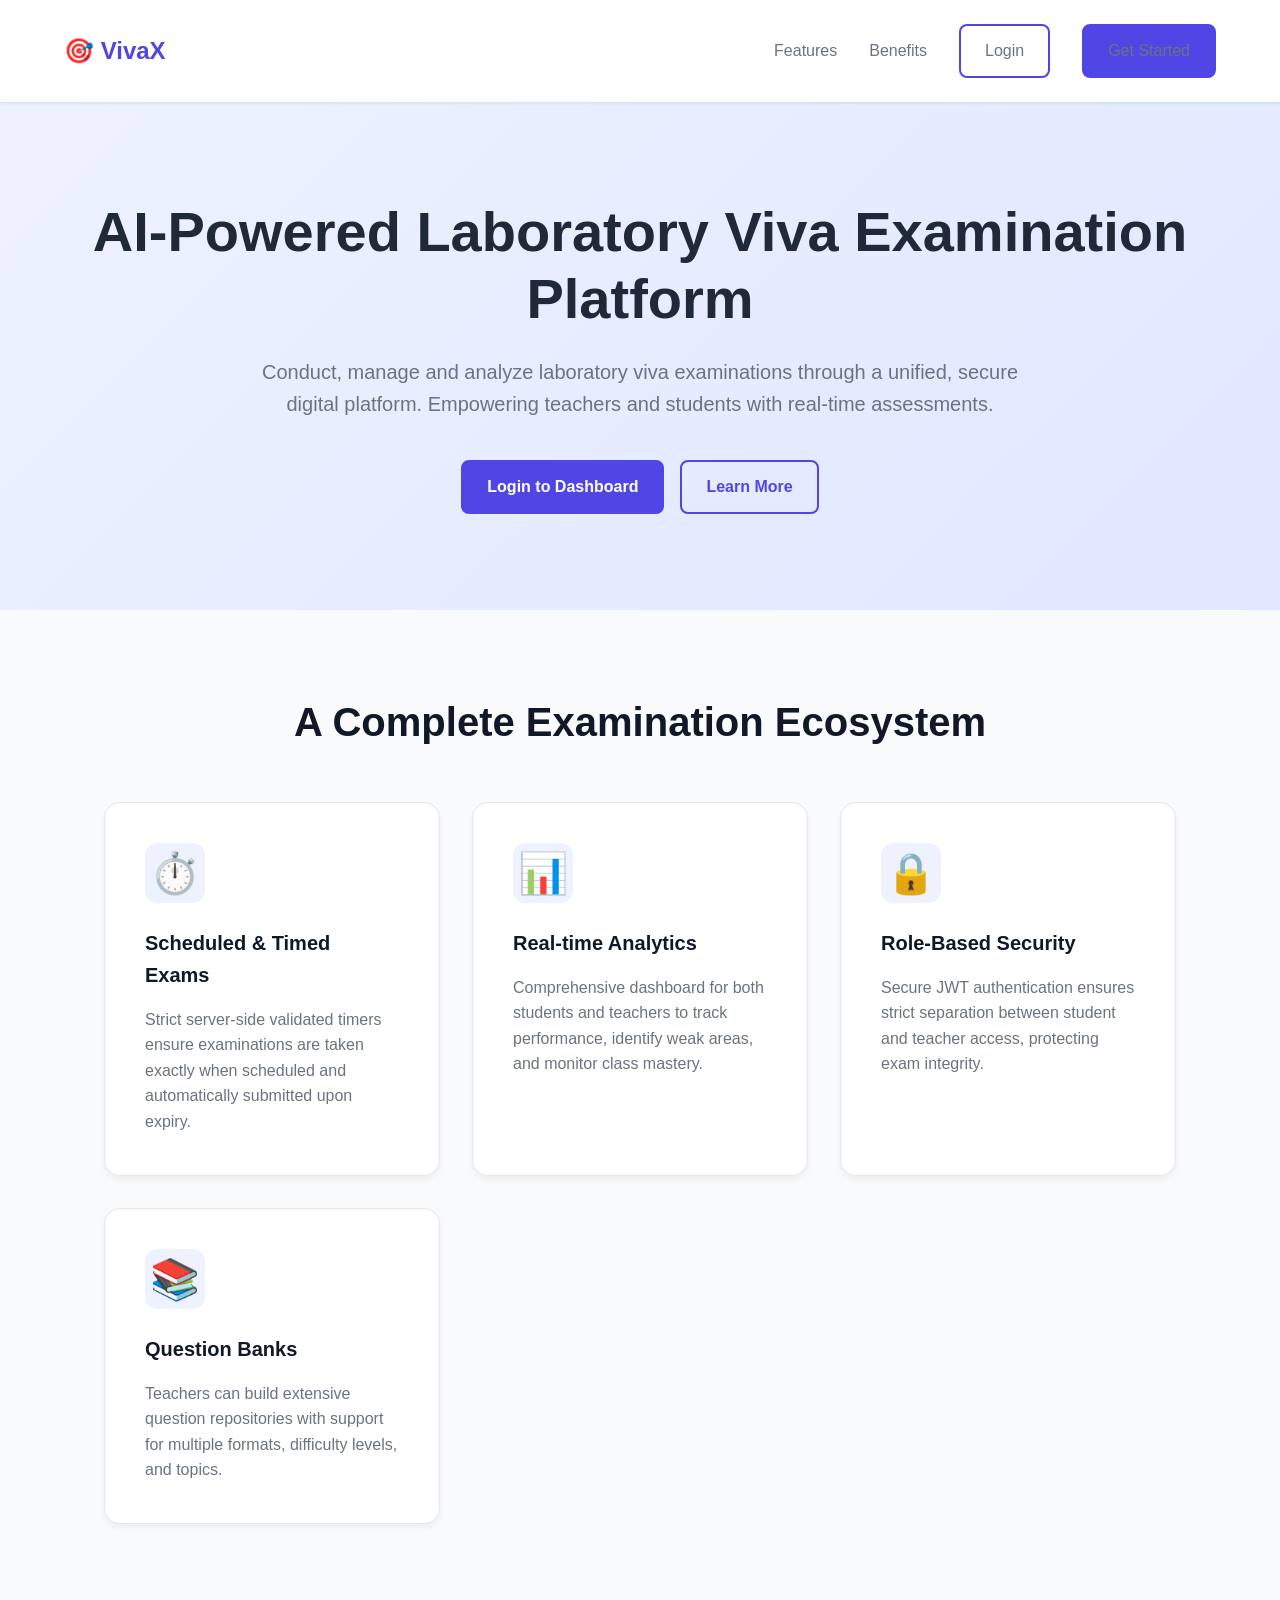
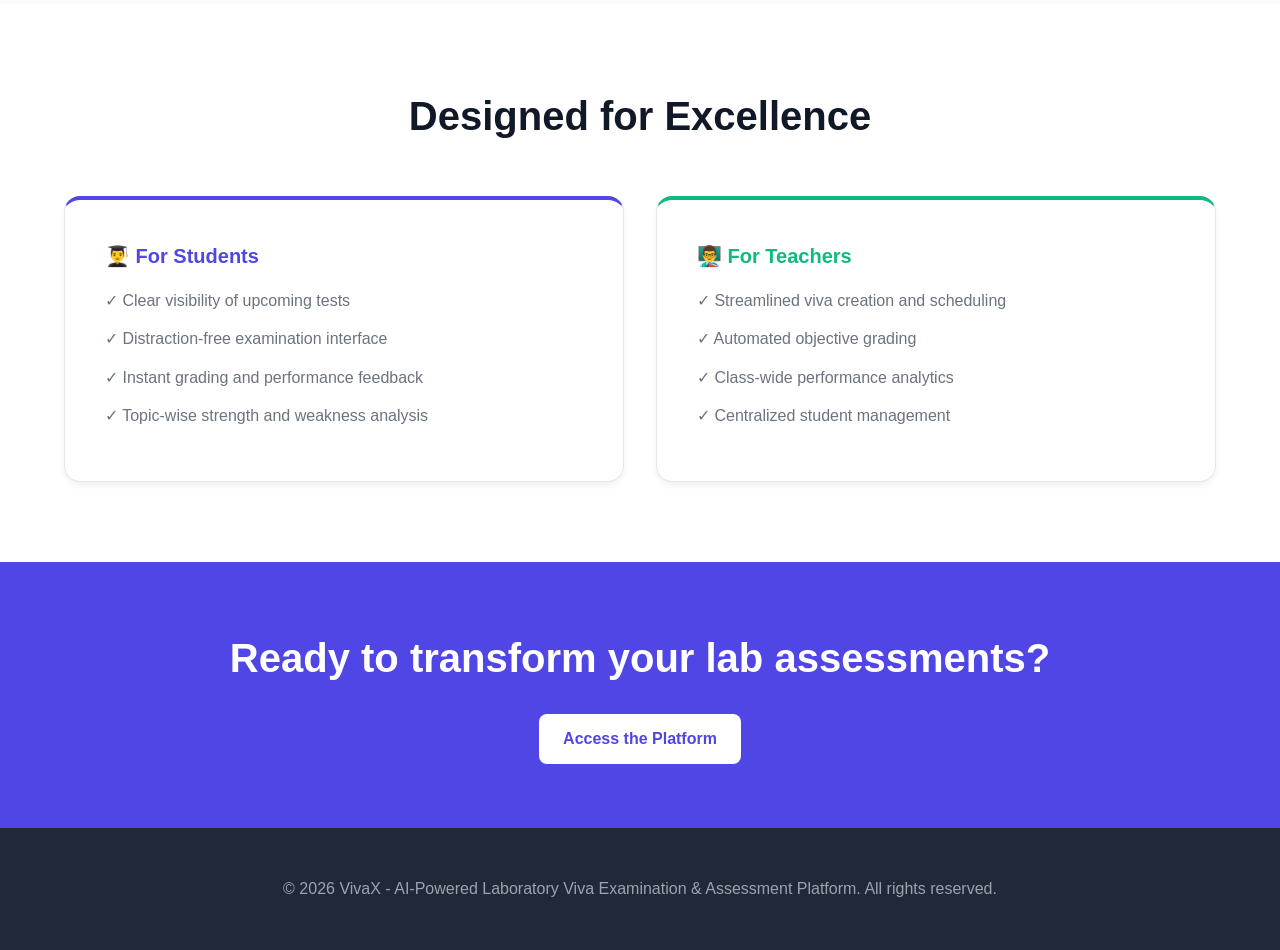
<file: index.html>
<!DOCTYPE html>
<html lang="en">
<head>
    <meta charset="UTF-8">
    <meta name="viewport" content="width=device-width, initial-scale=1.0">
    <title>VivaX - AI-Powered Laboratory Viva Examination Platform</title>
    <style>
        :root {
            --primary: #4F46E5;
            --primary-dark: #4338CA;
            --bg-color: #F9FAFB;
            --text-main: #111827;
            --text-muted: #6B7280;
            --white: #FFFFFF;
        }

        * {
            margin: 0;
            padding: 0;
            box-sizing: border-box;
            font-family: 'Inter', 'Segoe UI', Tahoma, Geneva, Verdana, sans-serif;
        }

        body {
            background-color: var(--bg-color);
            color: var(--text-main);
            line-height: 1.6;
        }

        /* Navbar */
        nav {
            background-color: var(--white);
            padding: 1.5rem 5%;
            display: flex;
            justify-content: space-between;
            align-items: center;
            box-shadow: 0 1px 3px rgba(0,0,0,0.1);
            position: sticky;
            top: 0;
            z-index: 100;
        }

        .logo {
            font-size: 1.5rem;
            font-weight: 800;
            color: var(--primary);
            text-decoration: none;
            display: flex;
            align-items: center;
            gap: 8px;
        }

        .nav-links {
            display: flex;
            gap: 2rem;
            align-items: center;
        }

        .nav-links a {
            text-decoration: none;
            color: var(--text-muted);
            font-weight: 500;
            transition: color 0.2s;
        }

        .nav-links a:hover {
            color: var(--primary);
        }

        .btn {
            padding: 0.75rem 1.5rem;
            border-radius: 8px;
            font-weight: 600;
            text-decoration: none;
            transition: all 0.2s;
            display: inline-block;
        }

        .btn-outline {
            border: 2px solid var(--primary);
            color: var(--primary);
        }

        .btn-outline:hover {
            background-color: var(--primary);
            color: var(--white);
        }

        .btn-primary {
            background-color: var(--primary);
            color: var(--white);
            border: 2px solid var(--primary);
        }

        .btn-primary:hover {
            background-color: var(--primary-dark);
            border-color: var(--primary-dark);
        }

        /* Hero Section */
        .hero {
            padding: 6rem 5%;
            text-align: center;
            background: linear-gradient(135deg, #EEF2FF 0%, #E0E7FF 100%);
        }

        .hero h1 {
            font-size: 3.5rem;
            font-weight: 800;
            margin-bottom: 1.5rem;
            color: #1F2937;
            line-height: 1.2;
        }

        .hero p {
            font-size: 1.25rem;
            color: var(--text-muted);
            max-width: 800px;
            margin: 0 auto 2.5rem;
        }

        .hero-buttons {
            display: flex;
            gap: 1rem;
            justify-content: center;
        }

        /* Features */
        .features {
            padding: 5rem 5%;
            max-width: 1200px;
            margin: 0 auto;
        }

        .section-title {
            text-align: center;
            font-size: 2.5rem;
            font-weight: 700;
            margin-bottom: 3rem;
        }

        .grid {
            display: grid;
            grid-template-columns: repeat(auto-fit, minmax(300px, 1fr));
            gap: 2rem;
        }

        .card {
            background: var(--white);
            padding: 2.5rem;
            border-radius: 16px;
            box-shadow: 0 4px 6px rgba(0,0,0,0.05);
            transition: transform 0.3s;
            border: 1px solid #E5E7EB;
        }

        .card:hover {
            transform: translateY(-5px);
            box-shadow: 0 10px 15px rgba(0,0,0,0.1);
        }

        .card-icon {
            font-size: 2.5rem;
            margin-bottom: 1.5rem;
            display: inline-block;
            background: #EEF2FF;
            width: 60px;
            height: 60px;
            border-radius: 12px;
            display: flex;
            align-items: center;
            justify-content: center;
            color: var(--primary);
        }

        .card h3 {
            font-size: 1.25rem;
            margin-bottom: 1rem;
        }

        .card p {
            color: var(--text-muted);
        }

        /* Footer */
        footer {
            background-color: #1F2937;
            color: #9CA3AF;
            padding: 3rem 5%;
            text-align: center;
        }

        @media (max-width: 768px) {
            .hero h1 { font-size: 2.5rem; }
            .nav-links { display: none; }
        }
    </style>
</head>
<body>
    <nav>
        <a href="#" class="logo">🎯 VivaX</a>
        <div class="nav-links">
            <a href="#features">Features</a>
            <a href="#benefits">Benefits</a>
            <a href="frontend/login.html" class="btn btn-outline">Login</a>
            <a href="frontend/login.html" class="btn btn-primary">Get Started</a>
        </div>
    </nav>

    <section class="hero">
        <h1>AI-Powered Laboratory Viva Examination Platform</h1>
        <p>Conduct, manage and analyze laboratory viva examinations through a unified, secure digital platform. Empowering teachers and students with real-time assessments.</p>
        <div class="hero-buttons">
            <a href="frontend/login.html" class="btn btn-primary">Login to Dashboard</a>
            <a href="#features" class="btn btn-outline">Learn More</a>
        </div>
    </section>

    <section id="features" class="features">
        <h2 class="section-title">A Complete Examination Ecosystem</h2>
        <div class="grid">
            <div class="card">
                <div class="card-icon">⏱️</div>
                <h3>Scheduled & Timed Exams</h3>
                <p>Strict server-side validated timers ensure examinations are taken exactly when scheduled and automatically submitted upon expiry.</p>
            </div>
            <div class="card">
                <div class="card-icon">📊</div>
                <h3>Real-time Analytics</h3>
                <p>Comprehensive dashboard for both students and teachers to track performance, identify weak areas, and monitor class mastery.</p>
            </div>
            <div class="card">
                <div class="card-icon">🔒</div>
                <h3>Role-Based Security</h3>
                <p>Secure JWT authentication ensures strict separation between student and teacher access, protecting exam integrity.</p>
            </div>
            <div class="card">
                <div class="card-icon">📚</div>
                <h3>Question Banks</h3>
                <p>Teachers can build extensive question repositories with support for multiple formats, difficulty levels, and topics.</p>
            </div>
        </div>
    </section>

    <section id="benefits" class="features" style="background-color: var(--white); max-width: 100%; padding-top: 5rem;">
        <div style="max-width: 1200px; margin: 0 auto;">
            <h2 class="section-title">Designed for Excellence</h2>
            <div class="grid">
                <div class="card" style="border-top: 4px solid var(--primary);">
                    <h3 style="color: var(--primary);">👨‍🎓 For Students</h3>
                    <ul style="list-style: none; color: var(--text-muted); margin-top: 1rem;">
                        <li style="margin-bottom: 0.8rem;">✓ Clear visibility of upcoming tests</li>
                        <li style="margin-bottom: 0.8rem;">✓ Distraction-free examination interface</li>
                        <li style="margin-bottom: 0.8rem;">✓ Instant grading and performance feedback</li>
                        <li style="margin-bottom: 0.8rem;">✓ Topic-wise strength and weakness analysis</li>
                    </ul>
                </div>
                <div class="card" style="border-top: 4px solid #10B981;">
                    <h3 style="color: #10B981;">👨‍🏫 For Teachers</h3>
                    <ul style="list-style: none; color: var(--text-muted); margin-top: 1rem;">
                        <li style="margin-bottom: 0.8rem;">✓ Streamlined viva creation and scheduling</li>
                        <li style="margin-bottom: 0.8rem;">✓ Automated objective grading</li>
                        <li style="margin-bottom: 0.8rem;">✓ Class-wide performance analytics</li>
                        <li style="margin-bottom: 0.8rem;">✓ Centralized student management</li>
                    </ul>
                </div>
            </div>
        </div>
    </section>

    <section class="hero" style="background: var(--primary); color: white; padding: 4rem 5%;">
        <h2 style="color: white; margin-bottom: 1.5rem; font-size: 2.5rem;">Ready to transform your lab assessments?</h2>
        <a href="frontend/login.html" class="btn btn-outline" style="background: white; color: var(--primary); border: none;">Access the Platform</a>
    </section>

    <footer>
        <p>&copy; 2026 VivaX - AI-Powered Laboratory Viva Examination & Assessment Platform. All rights reserved.</p>
    </footer>
</body>
</html>
</file>
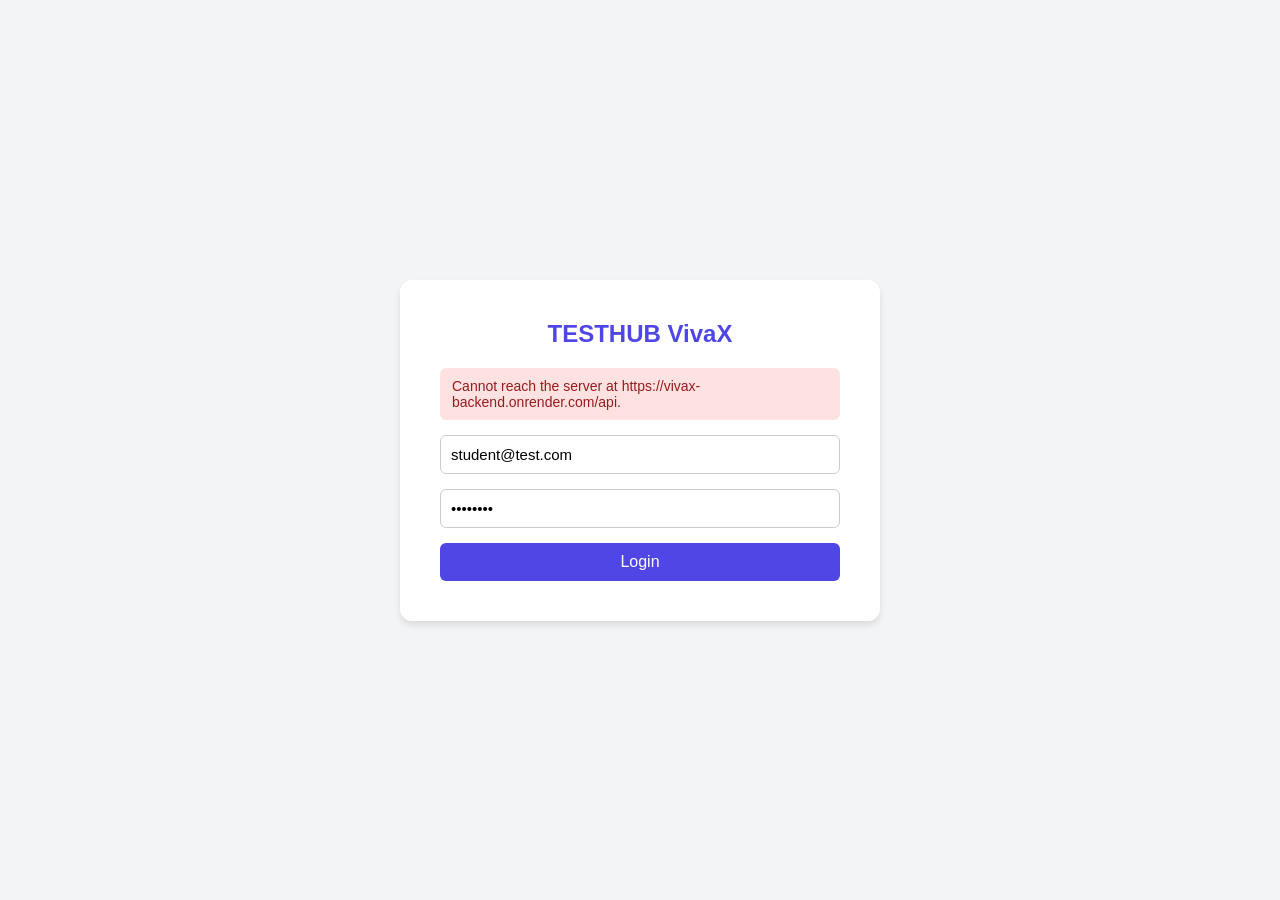
<file: frontend/teacher/dashboard.html>
<!DOCTYPE html>
<html lang="en">
<head>
    <meta charset="UTF-8">
    <meta name="viewport" content="width=device-width, initial-scale=1.0">
    <title>Teacher Dashboard - VivaX</title>
    <link rel="stylesheet" href="../css/style.css">
</head>
<body>
    <div class="app-container">
        <!-- Sidebar -->
        <div class="sidebar">
            <div class="sidebar-header">
                🎯 TESTHUB
            </div>
            <div class="sidebar-nav">
                <a href="dashboard.html" class="nav-item active">📊 Dashboard</a>
                <a href="#" class="nav-item">📋 My Vivas</a>
                <a href="#" class="nav-item">📈 Reports</a>
                <a href="#" class="nav-item">👤 Profile</a>
                <a href="#" class="nav-item" onclick="logout(); return false;">🚪 Logout</a>
            </div>
        </div>
        
        <!-- Main Content -->
        <div class="main-content">
            <div class="topbar">
                <div class="topbar-left"></div>
                <div class="topbar-right">
                    <div class="profile-circle" id="profile-initial">P</div>
                </div>
            </div>
            
            <div class="dashboard-content">
                <div class="welcome-banner">
                    <h1>Welcome back, <span id="user-name-banner">Teacher</span>! 👋</h1>
                    <p>Here is an overview of your vivas.</p>
                </div>
                
                <div class="stats-grid">
                    <div class="stat-card card-purple">
                        <h2 id="total-vivas">0</h2>
                        <p>TOTAL VIVAS</p>
                    </div>
                    <div class="stat-card card-green">
                        <h2 id="published-vivas">0</h2>
                        <p>PUBLISHED</p>
                    </div>
                    <div class="stat-card card-pink">
                        <h2 id="total-submissions">0</h2>
                        <p>SUBMISSIONS</p>
                    </div>
                    <div class="stat-card card-blue">
                        <h2 id="avg-score">0%</h2>
                        <p>AVG SCORE</p>
                    </div>
                </div>
                
                <div class="recent-tests">
                    <h3>Recent Submissions</h3>
                    <div class="test-list" id="recent-submissions-container">
                        Loading...
                    </div>
                </div>
            </div>
        </div>
    </div>
    
    <script src="../js/api.js"></script>
    <script src="../js/auth.js"></script>
    <script src="../js/teacher.js"></script>
</body>
</html>
</file>
<file: frontend/css/style.css>
:root {
    --primary: #4F46E5;
    --primary-dark: #4338CA;
    --sidebar-bg: #FFFFFF;
    --sidebar-text: #4B5563;
    --bg-color: #F3F4F6;
    --text-main: #1F2937;
    --text-muted: #6B7280;
    --card-bg: #FFFFFF;
    
    --card-purple: #7C3AED;
    --card-green: #10B981;
    --card-pink: #EC4899;
    --card-blue: #0EA5E9;
}

* {
    margin: 0;
    padding: 0;
    box-sizing: border-box;
    font-family: 'Inter', 'Segoe UI', Tahoma, Geneva, Verdana, sans-serif;
}

body {
    background-color: var(--bg-color);
    color: var(--text-main);
}

.app-container {
    display: flex;
    min-height: 100vh;
}

/* Sidebar */
.sidebar {
    width: 250px;
    background-color: var(--sidebar-bg);
    border-right: 1px solid #E5E7EB;
    display: flex;
    flex-direction: column;
}

.sidebar-header {
    padding: 20px;
    display: flex;
    align-items: center;
    gap: 10px;
    border-bottom: 1px solid #E5E7EB;
    font-weight: bold;
    color: var(--primary);
    font-size: 20px;
}

.sidebar-nav {
    flex: 1;
    padding: 20px 0;
}

.nav-item {
    display: flex;
    align-items: center;
    padding: 12px 20px;
    color: var(--sidebar-text);
    text-decoration: none;
    transition: all 0.2s;
    gap: 15px;
}

.nav-item:hover, .nav-item.active {
    background-color: var(--primary);
    color: white;
    border-radius: 0 8px 8px 0;
    margin-right: 15px;
}

/* Main Content */
.main-content {
    flex: 1;
    display: flex;
    flex-direction: column;
}

/* Topbar */
.topbar {
    height: 60px;
    background-color: #FFFFFF;
    border-bottom: 1px solid #E5E7EB;
    display: flex;
    align-items: center;
    justify-content: space-between;
    padding: 0 20px;
}

.topbar-right {
    display: flex;
    align-items: center;
    gap: 15px;
}

.profile-circle {
    width: 35px;
    height: 35px;
    border-radius: 50%;
    background-color: var(--primary);
    color: white;
    display: flex;
    align-items: center;
    justify-content: center;
    font-weight: bold;
}

/* Dashboard Content */
.dashboard-content {
    padding: 20px;
    flex: 1;
}

.welcome-banner {
    background: linear-gradient(135deg, #7C3AED, #4F46E5);
    border-radius: 12px;
    padding: 30px;
    color: white;
    margin-bottom: 20px;
}

.welcome-banner h1 {
    font-size: 24px;
    margin-bottom: 10px;
}

.stats-grid {
    display: grid;
    grid-template-columns: repeat(auto-fit, minmax(200px, 1fr));
    gap: 20px;
    margin-bottom: 20px;
}

.stat-card {
    border-radius: 12px;
    padding: 20px;
    color: white;
    display: flex;
    flex-direction: column;
    position: relative;
    overflow: hidden;
}

.stat-card h2 {
    font-size: 32px;
    margin-bottom: 5px;
}

.stat-card p {
    font-size: 14px;
    text-transform: uppercase;
    font-weight: 600;
    opacity: 0.9;
}

.card-purple { background-color: var(--card-purple); }
.card-green { background-color: var(--card-green); }
.card-pink { background-color: var(--card-pink); }
.card-blue { background-color: var(--card-blue); }

.recent-tests {
    background: white;
    border-radius: 12px;
    padding: 20px;
    border: 1px solid #E5E7EB;
}

.test-list {
    margin-top: 15px;
}

.test-item {
    display: flex;
    justify-content: space-between;
    align-items: center;
    padding: 15px 0;
    border-bottom: 1px solid #E5E7EB;
}
.test-item:last-child {
    border-bottom: none;
}

.test-info h4 {
    color: var(--primary);
    margin-bottom: 5px;
}
.test-info p {
    font-size: 13px;
    color: var(--text-muted);
}
.test-status {
    background-color: #D1FAE5;
    color: #065F46;
    padding: 5px 10px;
    border-radius: 15px;
    font-size: 12px;
    font-weight: 600;
}
</file>
